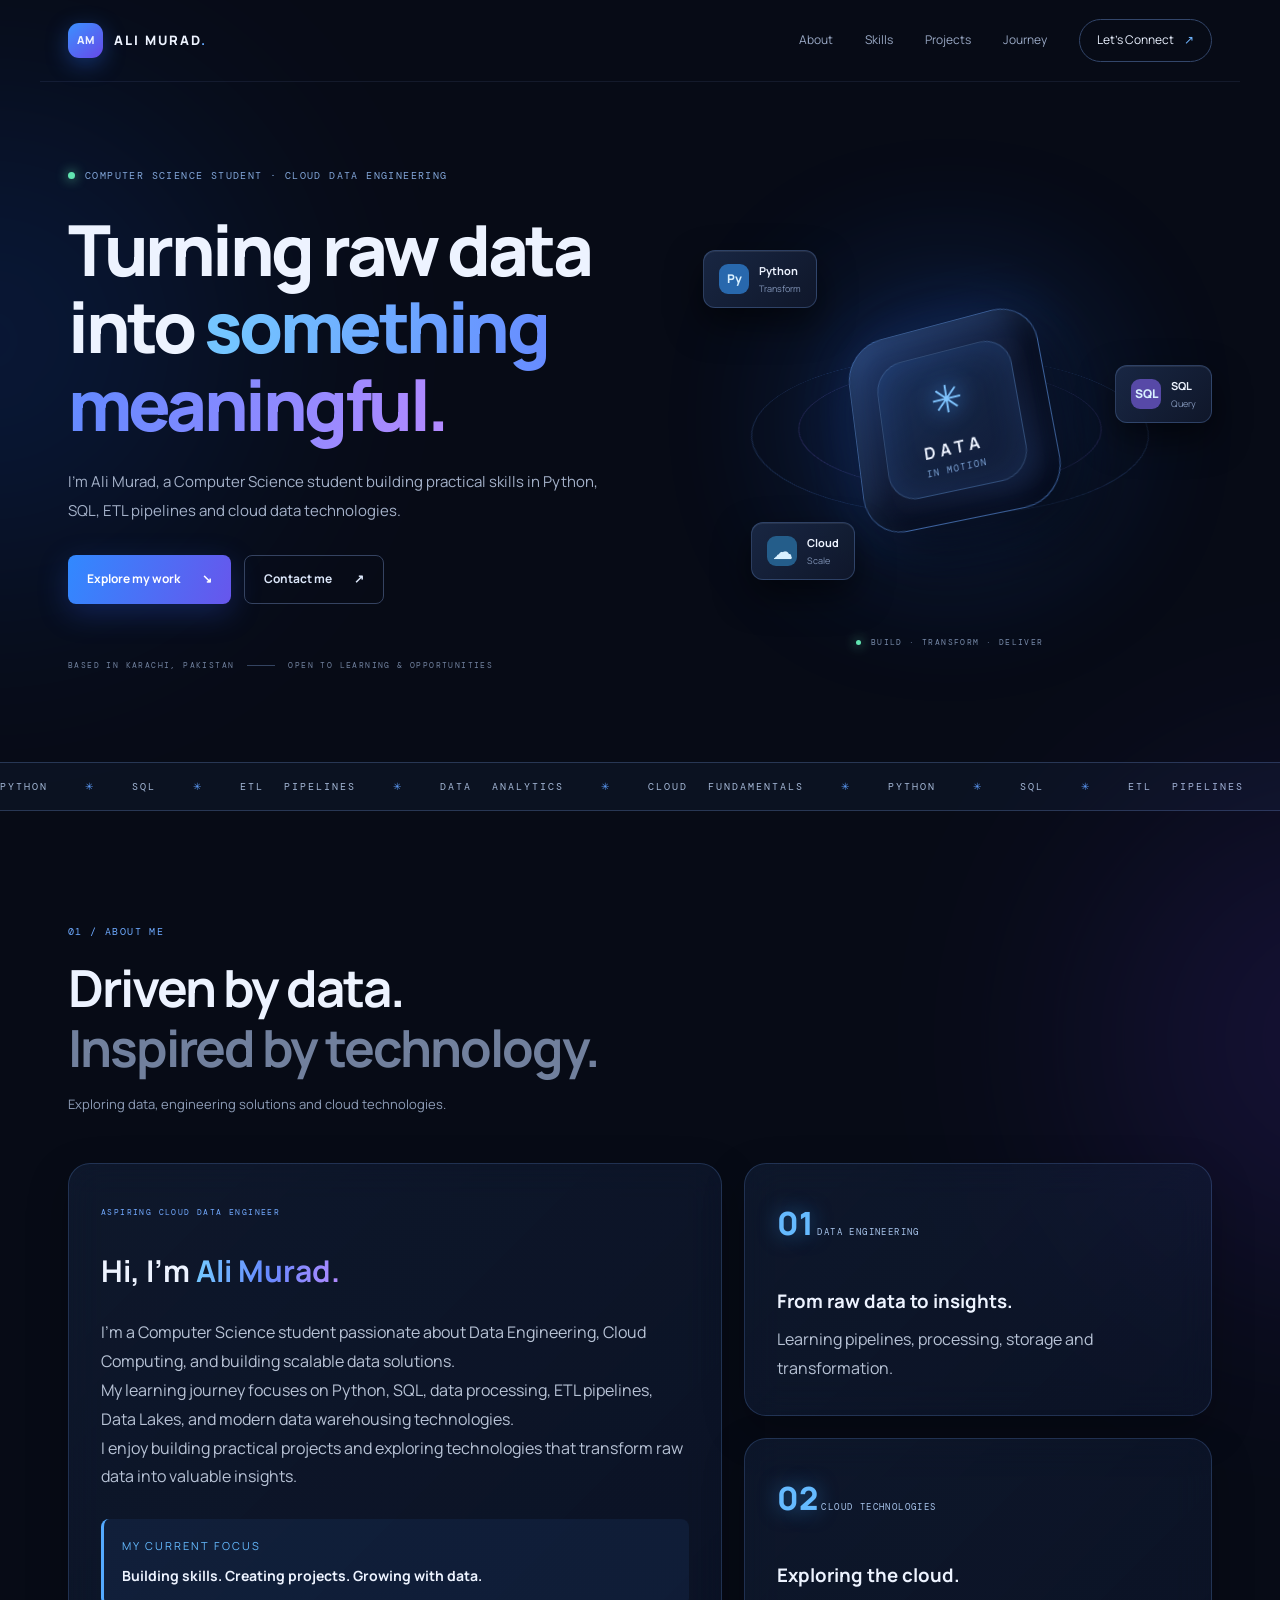
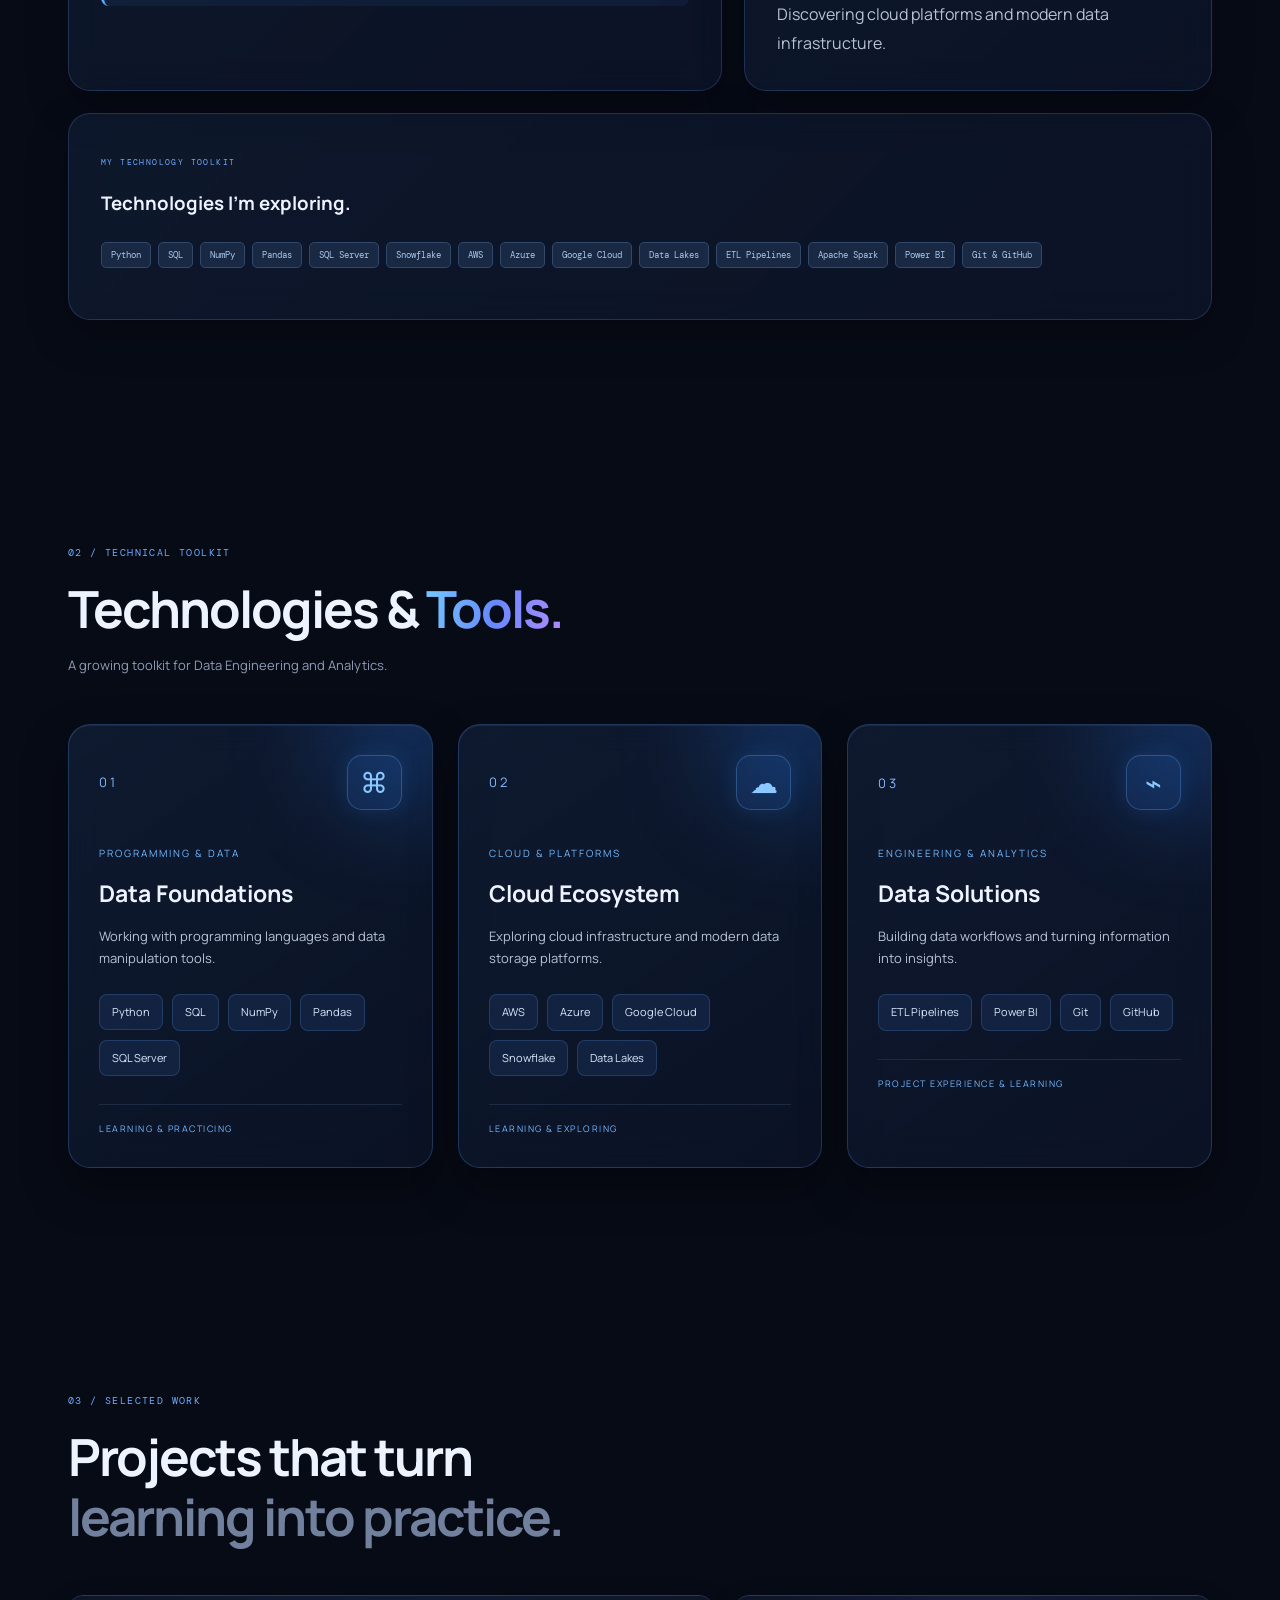
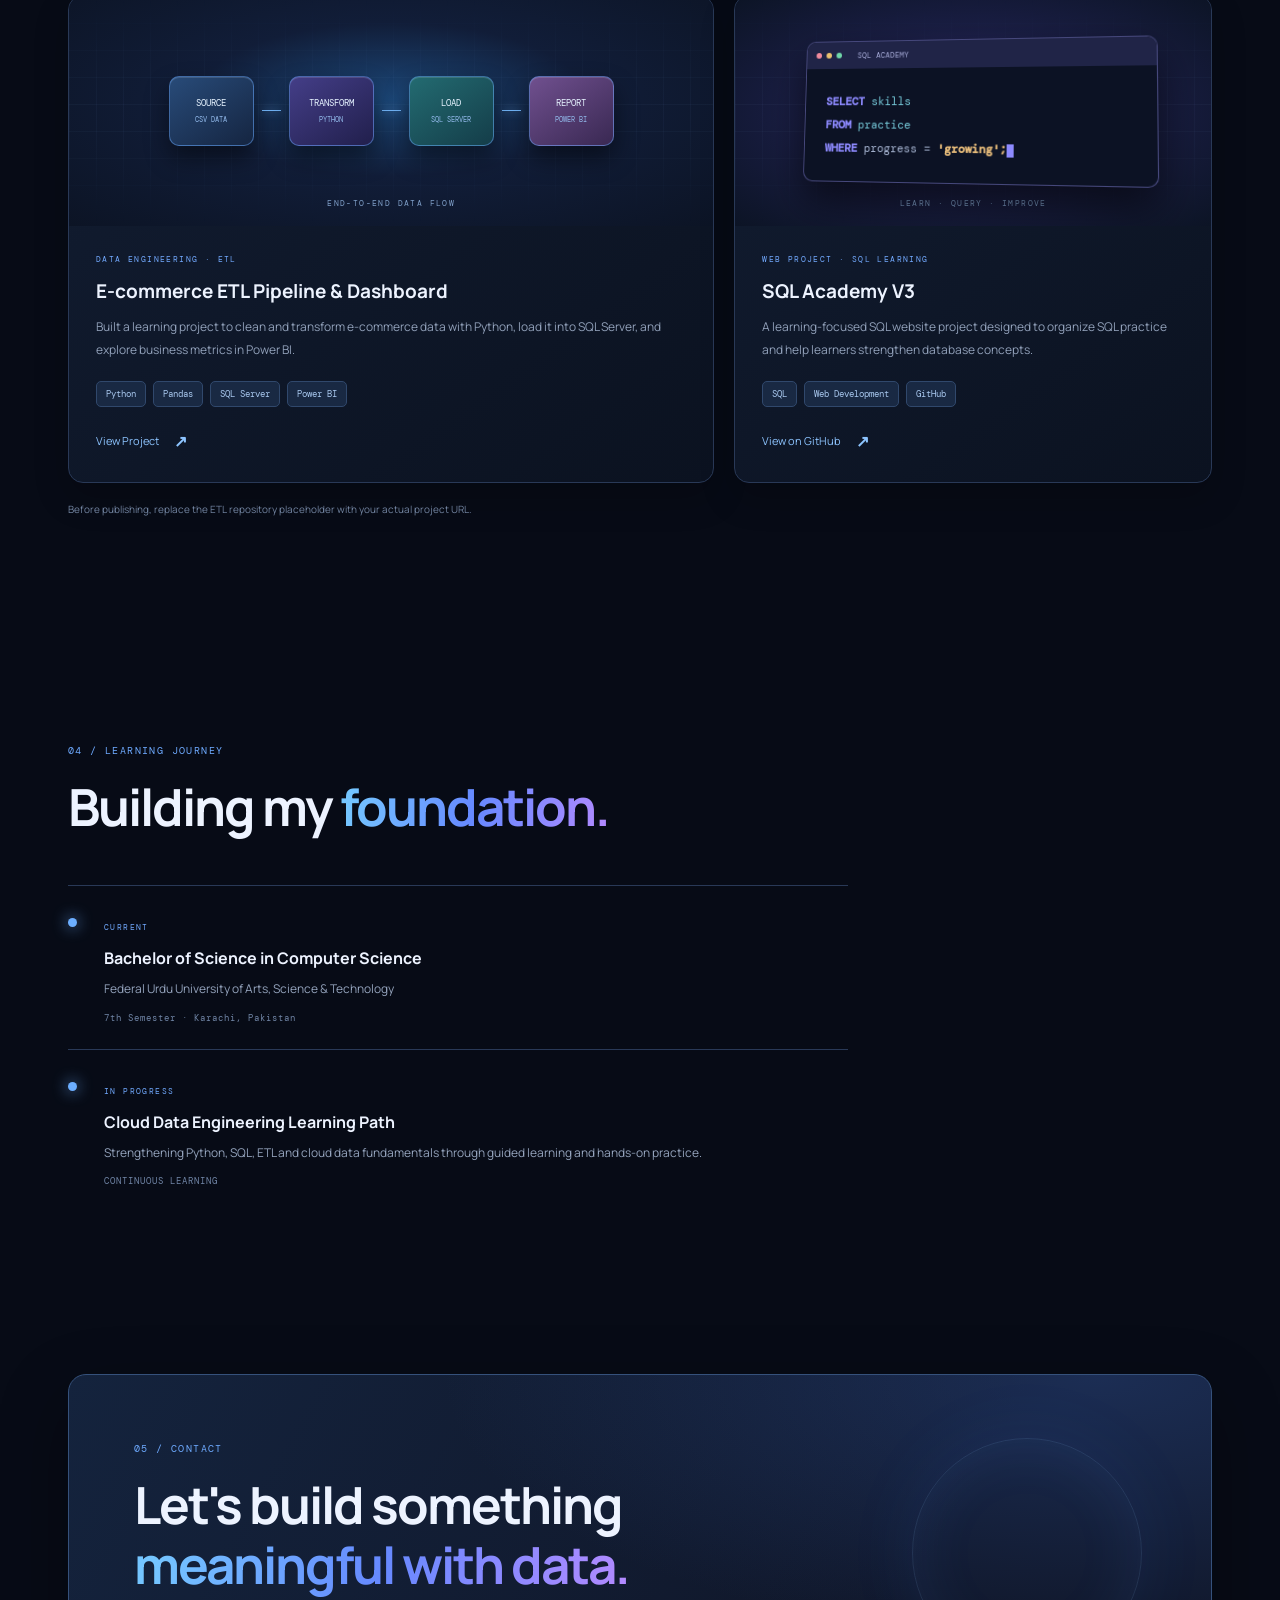
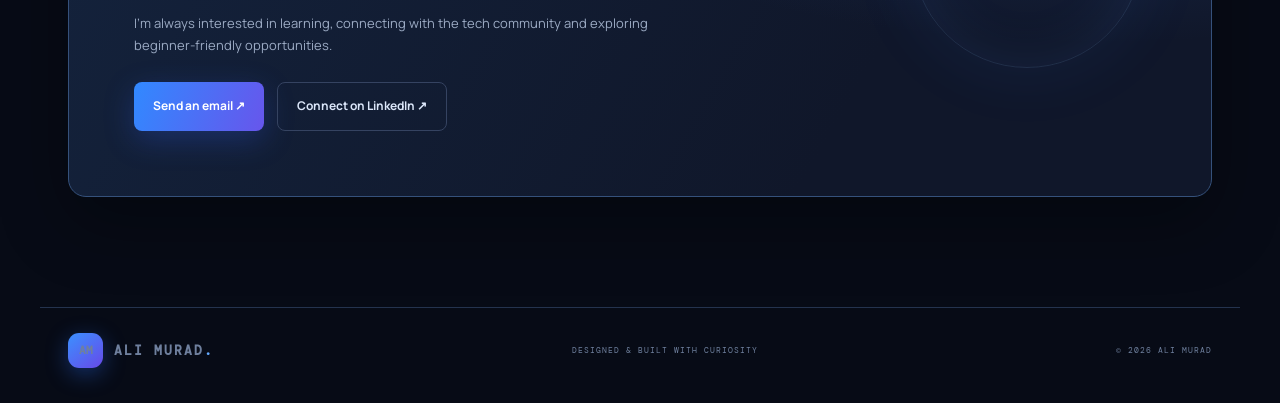
<file: index.html>
<!DOCTYPE html>
<html lang="en">
<head>
  <meta charset="UTF-8">
  <meta name="viewport" content="width=device-width, initial-scale=1.0">
  <meta name="description" content="Ali Murad — Computer Science student building skills in Cloud Data Engineering, SQL, Python and ETL.">
  <title>Ali Murad | Cloud Data Engineer Portfolio</title>
  <link rel="preconnect" href="https://fonts.googleapis.com">
  <link rel="preconnect" href="https://fonts.gstatic.com" crossorigin>
  <link href="https://fonts.googleapis.com/css2?family=DM+Mono:wght@400;500&family=Manrope:wght@400;500;600;700;800&display=swap" rel="stylesheet">
  <link rel="stylesheet" href="style.css">
</head>
<body>
  <div class="ambient ambient-one"></div><div class="ambient ambient-two"></div>
  <header class="topbar">
    <a class="brand" href="#home"><span class="brand-mark">AM</span><span>ALI MURAD<span class="brand-dot">.</span></span></a>
    <button class="menu-toggle" aria-label="Toggle navigation">☰</button>
    <nav class="nav">
      <a href="#about">About</a><a href="#skills">Skills</a><a href="#projects">Projects</a><a href="#journey">Journey</a>
      <a class="nav-cta" href="#contact">Let's Connect <span>↗</span></a>
    </nav>
  </header>

  <main>
    <section class="hero section" id="home">
      <div class="hero-copy reveal">
        <div class="eyebrow"><span class="status-dot"></span> COMPUTER SCIENCE STUDENT · CLOUD DATA ENGINEERING</div>
        <h1>Turning raw data into <span class="gradient-text">something meaningful.</span></h1>
        <p class="hero-lead">I'm Ali Murad, a Computer Science student building practical skills in Python, SQL, ETL pipelines and cloud data technologies.</p>
        <div class="hero-actions">
          <a class="button button-primary" href="#projects">Explore my work <span>↘</span></a>
          <a class="button button-ghost"
href="https://mail.google.com/mail/?view=cm&fs=1&to=murads2468@gmail.com"
target="_blank" rel="noopener noreferrer">
Contact me <span>↗</span>
</a>
        </div>
        <div class="hero-meta"><span>BASED IN KARACHI, PAKISTAN</span><span class="meta-line"></span><span>OPEN TO LEARNING & OPPORTUNITIES</span></div>
      </div>
      <div class="hero-visual reveal" aria-label="Decorative 3D data cloud illustration">
        <div class="orbit orbit-a"></div><div class="orbit orbit-b"></div>
        <div class="core-glow"></div>
        <div class="data-core"><div class="core-inner"><span class="core-symbol">✳</span><strong>DATA</strong><small>IN MOTION</small></div></div>
        <div class="float-card card-python"><span class="mini-icon">Py</span><span><b>Python</b><small>Transform</small></span></div>
        <div class="float-card card-sql"><span class="mini-icon sql-icon">SQL</span><span><b>SQL</b><small>Query</small></span></div>
        <div class="float-card card-cloud"><span class="mini-icon cloud-icon">☁</span><span><b>Cloud</b><small>Scale</small></span></div>
        <div class="visual-caption"><span class="caption-pulse"></span> BUILD · TRANSFORM · DELIVER</div>
      </div>
    </section>

    <section class="ticker" aria-label="Areas of focus"><div>PYTHON <i>✳</i> SQL <i>✳</i> ETL PIPELINES <i>✳</i> DATA ANALYTICS <i>✳</i> CLOUD FUNDAMENTALS <i>✳</i> PYTHON <i>✳</i> SQL <i>✳</i> ETL PIPELINES <i>✳</i></div></section>

    

<section class="section about-section" id="about">

  <div class="section-heading reveal">
    <span class="section-kicker">01 / ABOUT ME</span>
    <h2>Driven by data.<br>
      <span class="muted-heading">Inspired by technology.</span>
    </h2>
    <p class="section-intro">
      Exploring data, engineering solutions and cloud technologies.
    </p>
  </div>

  <div class="about-glass-layout">

    <div class="about-glass-card about-main-card reveal">
      <span class="project-type">ASPIRING CLOUD DATA ENGINEER</span>

      <h3>Hi, I'm <span class="gradient-text">Ali Murad.</span></h3>

      <p>
        I'm a Computer Science student passionate about
        Data Engineering, Cloud Computing, and building
        scalable data solutions.
      </p>

      <p>
        My learning journey focuses on Python, SQL,
        data processing, ETL pipelines, Data Lakes,
        and modern data warehousing technologies.
      </p>

      <p>
        I enjoy building practical projects and exploring
        technologies that transform raw data into valuable insights.
      </p>

      <div class="about-focus">
        <span>MY CURRENT FOCUS</span>
        <strong>Building skills. Creating projects. Growing with data.</strong>
      </div>
    </div>

    <div class="about-side-cards">

      <div class="about-glass-card about-mini-card reveal">
        <span class="glass-icon">01</span>
        <span class="stat-label">DATA ENGINEERING</span>
        <h3>From raw data to insights.</h3>
        <p>Learning pipelines, processing, storage and transformation.</p>
      </div>

      <div class="about-glass-card about-mini-card reveal">
        <span class="glass-icon">02</span>
        <span class="stat-label">CLOUD TECHNOLOGIES</span>
        <h3>Exploring the cloud.</h3>
        <p>Discovering cloud platforms and modern data infrastructure.</p>
      </div>

    </div>

    <div class="about-glass-card about-tech-card reveal">
      <span class="project-type">MY TECHNOLOGY TOOLKIT</span>
      <h3>Technologies I'm exploring.</h3>

      <div class="tag-list">
        <span>Python</span>
        <span>SQL</span>
        <span>NumPy</span>
        <span>Pandas</span>
        <span>SQL Server</span>
        <span>Snowflake</span>
        <span>AWS</span>
        <span>Azure</span>
        <span>Google Cloud</span>
        <span>Data Lakes</span>
        <span>ETL Pipelines</span>
        <span>Apache Spark</span>
        <span>Power BI</span>
        <span>Git & GitHub</span>
      </div>
    </div>

  </div>
</section>




<section class="section" id="skills">

  <div class="section-heading reveal">
    <span class="section-kicker">02 / TECHNICAL TOOLKIT</span>
    <h2>Technologies & <span class="gradient-text">Tools.</span></h2>
    <p class="section-intro">
      A growing toolkit for Data Engineering and Analytics.
    </p>
  </div>

  <div class="toolkit-3d-grid">

    <!-- CARD 1 -->
    <article class="toolkit-3d-card reveal">
      <div class="toolkit-card-top">
        <span class="toolkit-number">01</span>
        <span class="toolkit-symbol">⌘</span>
      </div>

      <span class="toolkit-category">PROGRAMMING & DATA</span>
      <h3>Data Foundations</h3>
      <p>Working with programming languages and data manipulation tools.</p>

      <div class="toolkit-tags">
        <span>Python</span>
        <span>SQL</span>
        <span>NumPy</span>
        <span>Pandas</span>
        <span>SQL Server</span>
      </div>

      <div class="toolkit-footer">LEARNING & PRACTICING</div>
    </article>

    <!-- CARD 2 -->
    <article class="toolkit-3d-card reveal">
      <div class="toolkit-card-top">
        <span class="toolkit-number">02</span>
        <span class="toolkit-symbol">☁</span>
      </div>

      <span class="toolkit-category">CLOUD & PLATFORMS</span>
      <h3>Cloud Ecosystem</h3>
      <p>Exploring cloud infrastructure and modern data storage platforms.</p>

      <div class="toolkit-tags">
        <span>AWS</span>
        <span>Azure</span>
        <span>Google Cloud</span>
        <span>Snowflake</span>
        <span>Data Lakes</span>
      </div>

      <div class="toolkit-footer">LEARNING & EXPLORING</div>
    </article>

    <!-- CARD 3 -->
    <article class="toolkit-3d-card reveal">
      <div class="toolkit-card-top">
        <span class="toolkit-number">03</span>
        <span class="toolkit-symbol">⌁</span>
      </div>

      <span class="toolkit-category">ENGINEERING & ANALYTICS</span>
      <h3>Data Solutions</h3>
      <p>Building data workflows and turning information into insights.</p>

      <div class="toolkit-tags">
        <span>ETL Pipelines</span>
        <span>Power BI</span>
        <span>Git</span>
        <span>GitHub</span>
      </div>

      <div class="toolkit-footer">PROJECT EXPERIENCE & LEARNING</div>
    </article>

  </div>
</section>



    <section class="section projects-section" id="projects">
      <div class="section-heading reveal"><span class="section-kicker">03 / SELECTED WORK</span><h2>Projects that turn<br><span class="muted-heading">learning into practice.</span></h2></div>
      <div class="projects-grid">
        <article class="project-card project-feature reveal">
          <div class="project-art etl-art"><div class="pipeline-node node-source">SOURCE<span>CSV DATA</span></div><div class="pipeline-line"></div><div class="pipeline-node node-transform">TRANSFORM<span>PYTHON</span></div><div class="pipeline-line"></div><div class="pipeline-node node-load">LOAD<span>SQL SERVER</span></div><div class="pipeline-line"></div><div class="pipeline-node node-report">REPORT<span>POWER BI</span></div><div class="art-label">END-TO-END DATA FLOW</div></div>
          <div class="project-content"><div class="project-type">DATA ENGINEERING · ETL</div><h3>E-commerce ETL Pipeline & Dashboard</h3><p>Built a learning project to clean and transform e-commerce data with Python, load it into SQL Server, and explore business metrics in Power BI.</p><div class="tag-list"><span>Python</span><span>Pandas</span><span>SQL Server</span><span>Power BI</span></div><a class="project-link" href="projects/etl-project.html">View Project <b>↗</b></a></div>
        </article>
        <article class="project-card reveal">
          <div class="project-art academy-art"><div class="academy-window"><div class="window-top"><i></i><i></i><i></i><span>SQL ACADEMY</span></div><div class="code-lines"><b>SELECT</b> <em>skills</em><br><b>FROM</b> <em>practice</em><br><b>WHERE</b> progress = <strong>'growing';</strong><div class="code-cursor"></div></div></div><div class="art-label">LEARN · QUERY · IMPROVE</div></div>
          <div class="project-content"><div class="project-type">WEB PROJECT · SQL LEARNING</div><h3>SQL Academy V3</h3><p>A learning-focused SQL website project designed to organize SQL practice and help learners strengthen database concepts.</p><div class="tag-list"><span>SQL</span><span>Web Development</span><span>GitHub</span></div><a class="project-link" href="https://github.com/murads2468/SQL-ACADEMY-V3" target="_blank" rel="noopener noreferrer">View on GitHub <b>↗</b></a></div>
        </article>
      </div>
      <p class="edit-note">Before publishing, replace the ETL repository placeholder with your actual project URL.</p>
    </section>

    <section class="section journey-section" id="journey">
      <div class="section-heading reveal"><span class="section-kicker">04 / LEARNING JOURNEY</span><h2>Building my <span class="gradient-text">foundation.</span></h2></div>
      <div class="journey-card reveal">
        <div class="journey-marker"><span></span></div><div><span class="journey-date">CURRENT</span><h3>Bachelor of Science in Computer Science</h3><p>Federal Urdu University of Arts, Science & Technology</p><span class="journey-detail">7th Semester · Karachi, Pakistan</span></div>
      </div>
      <div class="journey-card reveal">
        <div class="journey-marker"><span></span></div><div><span class="journey-date">IN PROGRESS</span><h3>Cloud Data Engineering Learning Path</h3><p>Strengthening Python, SQL, ETL and cloud data fundamentals through guided learning and hands-on practice.</p><span class="journey-detail">CONTINUOUS LEARNING</span></div>
      </div>
    </section>

    <section class="contact-section section" id="contact">
      <div class="contact-panel reveal"><div class="contact-orb"></div><span class="section-kicker">05 / CONTACT</span><h2>Let's build something<br><span class="gradient-text">meaningful with data.</span></h2><p>I'm always interested in learning, connecting with the tech community and exploring beginner-friendly opportunities.</p><div class="contact-actions"><a class="button button-primary"
href="https://mail.google.com/mail/?view=cm&fs=1&to=murads2468@gmail.com"
target="_blank" rel="noopener noreferrer">
Send an email ↗
</a></a><a class="button button-ghost" href="https://www.linkedin.com/in/alimuradghumro/" target="_blank" rel="noopener noreferrer">Connect on LinkedIn ↗</a></div></div>
    </section>
  </main>
  <footer><a class="brand" href="#home"><span class="brand-mark">AM</span><span>ALI MURAD<span class="brand-dot">.</span></span></a><span>DESIGNED & BUILT WITH CURIOSITY</span><span>© <span id="year"></span> ALI MURAD</span></footer>
  <script src="script.js"></script>
</body>
</html>
</file>
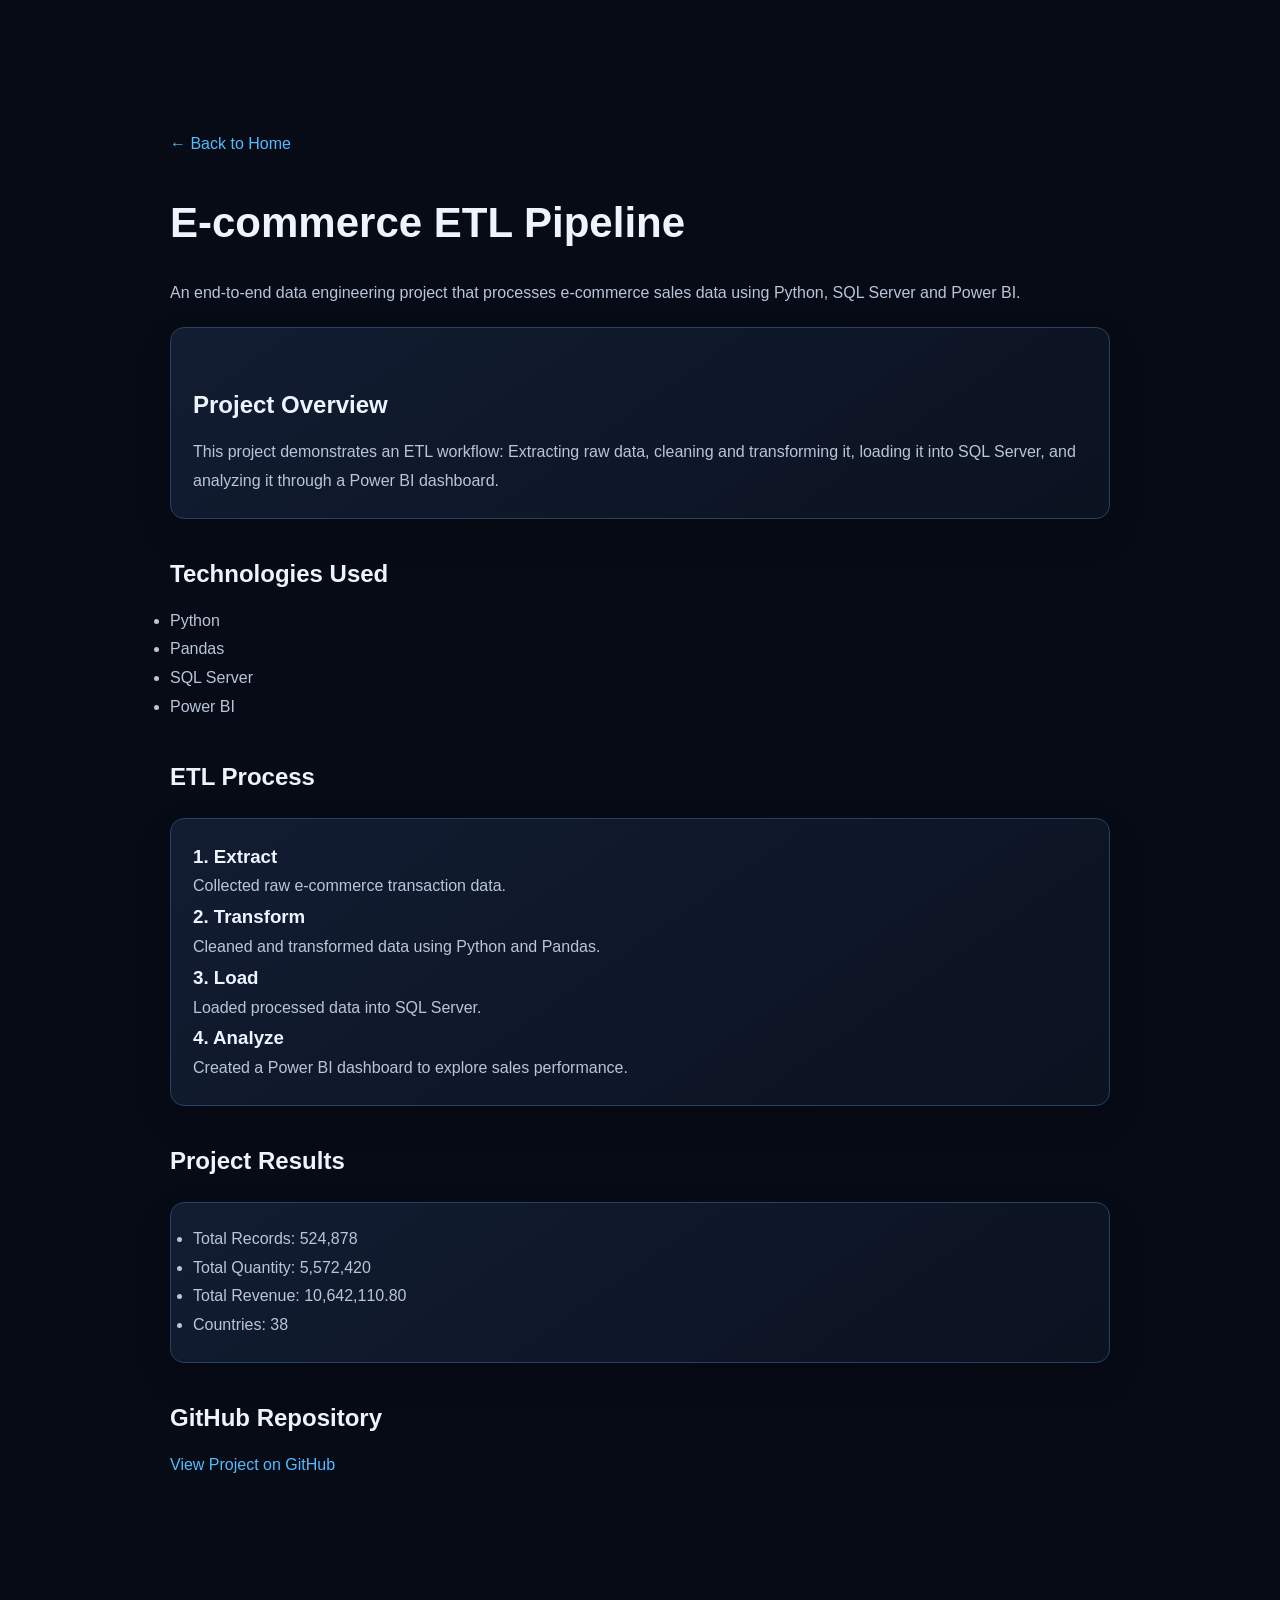
<file: projects/etl-project.html>
<!DOCTYPE html>
<html lang="en">
<head>
    <meta charset="UTF-8">
    <meta name="viewport" content="width=device-width, initial-scale=1.0">
    <title>E-commerce ETL Pipeline | Ali Murad</title>
    <link rel="stylesheet" href="../style.css">
    <style>
        .project-detail {
            max-width: 1000px;
            margin: 100px auto;
            padding: 30px;
        }
        .project-detail h1 {
            font-size: 42px;
            margin-bottom: 20px;
        }
        .project-detail h2 {
            margin-top: 35px;
            margin-bottom: 12px;
        }
        .project-detail p, .project-detail li {
            line-height: 1.8;
            color: #b9c5d8;
        }
        .project-detail a {
            color: #55baff;
        }
        .project-card {
            padding: 22px;
            border: 1px solid #28415f;
            border-radius: 14px;
            margin-top: 20px;
        }
        .back-link {
            display: inline-block;
            margin-bottom: 30px;
        }
    </style>
</head>
<body>

<main class="project-detail">

    <a class="back-link" href="../index.html">← Back to Home</a>

    <h1>E-commerce ETL Pipeline</h1>

    <p>
        An end-to-end data engineering project that processes
        e-commerce sales data using Python, SQL Server and Power BI.
    </p>

    <div class="project-card">
        <h2>Project Overview</h2>
        <p>
            This project demonstrates an ETL workflow:
            Extracting raw data, cleaning and transforming it,
            loading it into SQL Server, and analyzing it through
            a Power BI dashboard.
        </p>
    </div>

    <h2>Technologies Used</h2>
    <ul>
        <li>Python</li>
        <li>Pandas</li>
        <li>SQL Server</li>
        <li>Power BI</li>
    </ul>

    <h2>ETL Process</h2>
    <div class="project-card">
        <h3>1. Extract</h3>
        <p>Collected raw e-commerce transaction data.</p>

        <h3>2. Transform</h3>
        <p>Cleaned and transformed data using Python and Pandas.</p>

        <h3>3. Load</h3>
        <p>Loaded processed data into SQL Server.</p>

        <h3>4. Analyze</h3>
        <p>Created a Power BI dashboard to explore sales performance.</p>
    </div>

    <h2>Project Results</h2>
    <div class="project-card">
        <ul>
            <li>Total Records: 524,878</li>
            <li>Total Quantity: 5,572,420</li>
            <li>Total Revenue: 10,642,110.80</li>
            <li>Countries: 38</li>
        </ul>
    </div>

    <h2>GitHub Repository</h2>
    <p>
        <a href="#" target="_blank">View Project on GitHub</a>
    </p>

</main>

</body>
</html>
</file>
<file: style.css>
*{box-sizing:border-box;margin:0;padding:0}html{scroll-behavior:smooth;scroll-padding-top:90px}body{font-family:'Manrope',sans-serif;background:#070b16;color:#edf3ff;line-height:1.7;overflow-x:hidden}a{color:inherit;text-decoration:none}.ambient{position:absolute;width:480px;height:480px;border-radius:50%;filter:blur(130px);opacity:.15;pointer-events:none}.ambient-one{background:#1768ff;top:100px;left:-250px}.ambient-two{background:#6b38ed;top:800px;right:-300px}.topbar{height:82px;max-width:1200px;margin:auto;padding:0 28px;display:flex;align-items:center;justify-content:space-between;position:relative;z-index:10;border-bottom:1px solid rgba(155,180,255,.09)}.brand{display:flex;align-items:center;gap:11px;font-size:13px;font-weight:800;letter-spacing:2px}.brand-mark{width:35px;height:35px;border-radius:11px;display:grid;place-items:center;background:linear-gradient(140deg,#3b91ff,#6749e8);box-shadow:0 6px 22px #2869e866;font-size:11px;letter-spacing:0}.brand-dot{color:#64aaff}.nav{display:flex;align-items:center;gap:32px;font-size:12px;color:#9aa9c5}.nav a:hover{color:#fff}.nav-cta{border:1px solid #33466a;border-radius:30px;padding:10px 17px;color:#eaf1ff!important}.nav-cta span{color:#70b5ff;margin-left:8px}.menu-toggle{display:none;background:none;border:0;color:white;font-size:24px}.section{max-width:1200px;margin:auto;padding:112px 28px}.hero{min-height:680px;display:grid;grid-template-columns:1.05fr .95fr;align-items:center;gap:40px;padding-top:85px;padding-bottom:90px}.eyebrow,.section-kicker,.project-type,.journey-date,.hero-meta,.visual-caption,.art-label{font-family:'DM Mono',monospace;letter-spacing:1.4px;font-size:10px;color:#82a6d9}.eyebrow{display:flex;align-items:center;gap:10px;margin-bottom:27px}.status-dot,.caption-pulse{width:7px;height:7px;border-radius:50%;background:#61e5b1;box-shadow:0 0 12px #61e5b1}.hero h1{font-size:clamp(43px,5.5vw,72px);line-height:1.1;letter-spacing:-3.5px;font-weight:800;max-width:650px}.gradient-text{background:linear-gradient(100deg,#74c5ff 5%,#6689ff 50%,#b48aff 100%);-webkit-background-clip:text;background-clip:text;color:transparent}.hero-lead{font-size:15px;color:#a4b1c9;max-width:535px;margin:25px 0 30px;line-height:1.9}.hero-actions,.contact-actions{display:flex;gap:13px;flex-wrap:wrap}.button{display:inline-flex;align-items:center;gap:22px;padding:13px 19px;border-radius:8px;font-size:12px;font-weight:700;transition:.25s}.button:hover{transform:translateY(-3px)}.button-primary{background:linear-gradient(110deg,#3189ff,#6756ec);box-shadow:0 9px 30px #315ff044;color:white}.button-ghost{border:1px solid #354361;color:#dce7fa}.hero-meta{display:flex;align-items:center;gap:13px;margin-top:55px;font-size:8px;color:#71829f}.meta-line{width:28px;height:1px;background:#344461}.hero-visual{height:490px;position:relative;display:grid;place-items:center;perspective:900px}.core-glow{position:absolute;width:240px;height:240px;border-radius:50%;background:#236dff;filter:blur(90px);opacity:.32}.data-core{width:205px;height:205px;border-radius:42px;transform:rotateX(13deg) rotateY(-18deg) rotateZ(-9deg);background:linear-gradient(145deg,#233d70,#111b35 55%,#182a50);border:1px solid #6caaff66;box-shadow:inset 8px 8px 25px #7bbaff20,inset -12px -15px 30px #030817,22px 28px 60px #0009,0 0 65px #347dff33;display:grid;place-items:center;z-index:2;animation:float 6s ease-in-out infinite}.core-inner{width:145px;height:145px;border-radius:30px;border:1px solid #80b8ff44;background:linear-gradient(145deg,#1d3764aa,#101a32dd);display:flex;flex-direction:column;align-items:center;justify-content:center;box-shadow:inset 0 0 35px #4a91ff22}.core-symbol{font-size:40px;color:#80c5ff;text-shadow:0 0 25px #4a9fff}.core-inner strong{font-size:17px;letter-spacing:5px;margin-top:4px}.core-inner small{font:9px 'DM Mono';letter-spacing:2px;color:#7fa6d9}.orbit{position:absolute;border:1px solid #609cff35;border-radius:50%;transform:rotateX(67deg) rotateZ(-25deg)}.orbit-a{width:390px;height:390px}.orbit-b{width:300px;height:300px;transform:rotateX(67deg) rotateZ(40deg);border-color:#9a7aff35}.float-card{position:absolute;z-index:3;display:flex;align-items:center;gap:10px;padding:11px 15px;border:1px solid #6488c455;border-radius:12px;background:linear-gradient(135deg,#1a2946eF,#10182beF);box-shadow:0 15px 35px #0008, inset 0 1px #ffffff12;backdrop-filter:blur(12px);animation:float 5s ease-in-out infinite}.float-card b{display:block;font-size:11px}.float-card small{display:block;color:#8194b7;font-size:9px}.mini-icon{width:30px;height:30px;border-radius:9px;background:#2868ad;color:#d8f0ff;display:grid;place-items:center;font-size:12px;font-weight:800}.sql-icon{background:#5749a7}.cloud-icon{background:#245d8a;font-size:19px}.card-python{top:75px;left:3%}.card-sql{right:0;top:190px;animation-delay:-2s}.card-cloud{bottom:85px;left:12%;animation-delay:-3s}.visual-caption{position:absolute;bottom:15px;display:flex;gap:10px;align-items:center;font-size:8px;color:#778baa}.caption-pulse{width:5px;height:5px}.ticker{overflow:hidden;border-top:1px solid #283754;border-bottom:1px solid #283754;background:#0b1221;padding:17px 0;white-space:nowrap;color:#a4b7d6;font:10px 'DM Mono';letter-spacing:2px}.ticker div{word-spacing:12px;text-align:center}.ticker i{color:#5f9fff;font-style:normal;margin:0 17px}.section-heading{margin-bottom:48px}.section-kicker{display:block;margin-bottom:18px;color:#6eaaff}.section-heading h2,.contact-panel h2{font-size:clamp(34px,4vw,52px);line-height:1.17;letter-spacing:-2px}.muted-heading{color:#71809d}.section-intro{color:#8e9db7;font-size:13px;margin-top:15px}.about-grid{display:grid;grid-template-columns:1.5fr 1fr 1fr;gap:22px}.about-text{color:#9eacc5;font-size:14px;line-height:2}.about-text p+p{margin-top:16px}.about-stat{padding:26px;border:1px solid #273957;border-radius:14px;background:linear-gradient(145deg,#111c31,#0b1220);box-shadow:0 18px 35px #0003}.stat-number{display:block;font-size:38px;font-weight:800;color:#79baff;letter-spacing:-2px}.stat-label{font:9px 'DM Mono';letter-spacing:1.4px;color:#a9c6ed}.about-stat p{font-size:12px;color:#8191ad;margin-top:14px}.skills-grid{display:grid;grid-template-columns:repeat(3,1fr);gap:15px}.skill-card{padding:25px;border:1px solid #263653;border-radius:13px;background:linear-gradient(145deg,#111b2e,#0b1220);transition:.3s;box-shadow:0 10px 25px #0002}.skill-card:hover,.project-card:hover{transform:translateY(-7px);border-color:#5b8fe0;box-shadow:0 20px 45px #0005,0 0 25px #3178e51a}.skill-icon{width:43px;height:43px;border-radius:12px;display:grid;place-items:center;background:linear-gradient(140deg,#244c7e,#29295e);border:1px solid #6aa8ff44;color:#b9dcff;font:12px 'DM Mono';margin-bottom:20px}.skill-card h3{font-size:15px}.skill-card p{font-size:11px;color:#8797b2;margin:8px 0 18px;min-height:38px}.skill-level{font:8px 'DM Mono';letter-spacing:1px;color:#6eaaff}.projects-grid{display:grid;grid-template-columns:1.15fr .85fr;gap:20px}.project-card{border:1px solid #293957;border-radius:15px;overflow:hidden;background:linear-gradient(145deg,#121d32,#0b1220);transition:.3s;box-shadow:0 15px 35px #0003}.project-art{height:230px;position:relative;display:flex;align-items:center;justify-content:center;gap:8px;overflow:hidden;background:radial-gradient(ellipse at 50% 45%,#1c4778 0,#111d38 43%,#0c1425 100%)}.project-art:before{content:"";position:absolute;inset:0;background-image:linear-gradient(#8cbcff0b 1px,transparent 1px),linear-gradient(90deg,#8cbcff0b 1px,transparent 1px);background-size:27px 27px;mask-image:linear-gradient(transparent,#000,transparent)}.pipeline-node{z-index:1;width:85px;height:70px;border:1px solid #69aaff77;background:linear-gradient(145deg,#284b79,#152541);border-radius:10px;display:flex;align-items:center;justify-content:center;flex-direction:column;font:9px 'DM Mono';box-shadow:0 12px 25px #0007, inset 0 1px #fff2;color:#e6f3ff}.pipeline-node span{font-size:7px;color:#91b8e9;margin-top:6px}.node-transform{background:linear-gradient(145deg,#443e88,#211f4c)}.node-load{background:linear-gradient(145deg,#236b71,#143d49)}.node-report{background:linear-gradient(145deg,#70508f,#392852)}.pipeline-line{width:19px;height:1px;background:#75baff;box-shadow:0 0 8px #75baff}.art-label{position:absolute;bottom:15px;font-size:8px;color:#7f9fc8}.project-content{padding:27px}.project-type{font-size:8px;color:#73aaff}.project-content h3{font-size:19px;margin:9px 0}.project-content p{font-size:12px;line-height:1.9;color:#91a0b9}.tag-list{display:flex;flex-wrap:wrap;gap:7px;margin:19px 0}.tag-list span{font:9px 'DM Mono';padding:6px 9px;border-radius:5px;color:#a9c8ef;background:#192943;border:1px solid #30486c}.project-link{font-size:11px;color:#8dc4ff;display:inline-flex;gap:15px;align-items:center}.project-link b{font-size:16px}.academy-art{background:radial-gradient(ellipse at center,#392f79 0,#191d43 50%,#0c1425 100%)}.academy-window{z-index:1;width:75%;border:1px solid #9d9aff66;border-radius:10px;background:#0c1224;box-shadow:0 20px 40px #0009;transform:perspective(600px) rotateY(-9deg) rotateX(4deg);overflow:hidden}.window-top{height:28px;background:#202447;display:flex;align-items:center;gap:5px;padding:0 10px}.window-top i{width:6px;height:6px;border-radius:50%;background:#f08a9d}.window-top i:nth-child(2){background:#e9c16f}.window-top i:nth-child(3){background:#70d7a9}.window-top span{font:8px 'DM Mono';color:#a7acd9;margin-left:12px}.code-lines{padding:22px;font:12px/2 'DM Mono';color:#a8b6d3}.code-lines b{color:#8e8aff}.code-lines em{font-style:normal;color:#75c8d8}.code-lines strong{color:#e9bd7b}.code-cursor{display:inline-block;width:7px;height:13px;background:#8e8aff;vertical-align:middle;animation:blink 1s steps(2) infinite}.edit-note{font-size:10px;color:#788ba9;margin-top:18px}.journey-card{display:flex;gap:22px;padding:25px 0;border-top:1px solid #293957;max-width:780px}.journey-marker{width:14px;flex-shrink:0;padding-top:7px}.journey-marker span{display:block;width:9px;height:9px;border-radius:50%;background:#6caeff;box-shadow:0 0 15px #6caeff}.journey-date{font-size:8px;color:#71aaff}.journey-card h3{font-size:16px;margin:7px 0}.journey-card p{font-size:12px;color:#94a3bc}.journey-detail{display:block;font:9px 'DM Mono';color:#7186a7;margin-top:12px;letter-spacing:1px}.contact-section{padding-top:50px;padding-bottom:110px}.contact-panel{position:relative;overflow:hidden;padding:65px;border:1px solid #35517b;border-radius:18px;background:radial-gradient(ellipse at 90% 0%,#2d4f9366,transparent 45%),linear-gradient(120deg,#14233d,#10172a 70%);box-shadow:0 25px 70px #0005}.contact-panel h2{margin:17px 0}.contact-panel p{max-width:550px;color:#9cabc4;font-size:13px;margin-bottom:26px}.contact-orb{position:absolute;width:230px;height:230px;right:6%;top:15%;border-radius:50%;border:1px solid #83b7ff25;box-shadow:inset 0 0 60px #5798ff18,0 0 70px #397eff17;pointer-events:none}footer{max-width:1200px;margin:auto;padding:25px 28px 35px;border-top:1px solid #24334e;display:flex;justify-content:space-between;align-items:center;color:#6f809e;font:8px 'DM Mono';letter-spacing:1px}.reveal{opacity:0;transform:translateY(22px);transition:opacity .7s ease,transform .7s ease}.reveal.visible{opacity:1;transform:translateY(0)}@keyframes float{0%,100%{translate:0 0}50%{translate:0 -12px}}@keyframes blink{50%{opacity:0}}@media(max-width:850px){.hero{grid-template-columns:1fr;padding-top:75px}.hero-visual{height:420px}.about-grid{grid-template-columns:1fr 1fr}.about-text{grid-column:1/-1}.projects-grid{grid-template-columns:1fr}.nav{gap:17px}.contact-panel{padding:45px}}@media(max-width:600px){.topbar{height:70px;padding:0 20px}.menu-toggle{display:block}.nav{display:none;position:absolute;top:69px;left:0;right:0;padding:20px;background:#0d1526;border-bottom:1px solid #293957;flex-direction:column;align-items:stretch;gap:18px}.nav.open{display:flex}.nav-cta{text-align:center}.section{padding:78px 20px}.hero{padding-top:65px;gap:15px;min-height:auto}.hero h1{font-size:45px;letter-spacing:-2px}.hero-lead{font-size:13px}.hero-meta{font-size:7px;flex-wrap:wrap;margin-top:35px}.hero-visual{height:360px;transform:scale(.88);margin:0 -20px}.orbit-a{width:330px;height:330px}.orbit-b{width:260px;height:260px}.data-core{width:170px;height:170px}.core-inner{width:120px;height:120px}.card-python{left:0;top:45px}.card-sql{right:0;top:145px}.card-cloud{left:4%;bottom:55px}.about-grid,.skills-grid{grid-template-columns:1fr}.about-text{grid-column:auto}.section-heading h2,.contact-panel h2{font-size:37px}.project-art{height:190px}.pipeline-node{width:66px;height:60px;font-size:7px}.pipeline-line{width:9px}.project-content{padding:22px}.contact-panel{padding:32px 23px}.contact-orb{right:-100px;top:0}.contact-actions{flex-direction:column;align-items:flex-start}footer{padding:22px 20px;gap:15px;flex-wrap:wrap}footer>span:nth-child(2){display:none}}@media(prefers-reduced-motion:reduce){*,*:before,*:after{scroll-behavior:auto!important;animation:none!important;transition:none!important}.reveal{opacity:1;transform:none}}

/* ABOUT 3D GLASSMORPHISM */

.about-glass-layout {
  display: grid;
  grid-template-columns: 1.4fr 1fr;
  gap: 22px;
  perspective: 1200px;
}

.about-glass-card {
  position: relative;
  padding: 32px;
  border: 1px solid rgba(120, 170, 255, 0.2);
  border-radius: 22px;
  background: linear-gradient(
    135deg,
    rgba(40, 70, 120, 0.22),
    rgba(15, 25, 50, 0.55)
  );
  backdrop-filter: blur(18px);
  -webkit-backdrop-filter: blur(18px);
  box-shadow: 0 15px 40px rgba(0, 0, 0, 0.25);
  transition: transform 0.4s ease, border-color 0.4s ease,
    box-shadow 0.4s ease;
  transform-style: preserve-3d;
}

.about-glass-card:hover {
  transform: translateY(-8px) rotateX(3deg) rotateY(-3deg);
  border-color: rgba(80, 170, 255, 0.7);
  box-shadow: 0 20px 50px rgba(0, 130, 255, 0.16);
}

.about-main-card {
  grid-row: span 1;
  animation: glassFloat 5s ease-in-out infinite;
}

.about-main-card h3 {
  font-size: 30px;
  margin: 22px 0;
}

.about-main-card p,
.about-mini-card p {
  line-height: 1.8;
  color: var(--text-secondary, #b8c3d6);
}

.about-side-cards {
  display: grid;
  gap: 22px;
}

.about-mini-card {
  animation: glassFloat 6s ease-in-out infinite;
}

.about-mini-card:nth-child(2) {
  animation-delay: 1s;
}

.glass-icon {
  display: inline-block;
  font-size: 32px;
  font-weight: 800;
  color: #65baff;
  margin-bottom: 20px;
  text-shadow: 0 0 20px rgba(60, 160, 255, 0.5);
}

.about-mini-card h3 {
  margin: 15px 0 8px;
}

.about-tech-card {
  grid-column: 1 / -1;
  animation: glassFloat 7s ease-in-out infinite;
}

.about-tech-card h3 {
  margin: 15px 0 22px;
}

.about-focus {
  margin-top: 28px;
  padding: 18px;
  border-left: 3px solid #54aaff;
  background: rgba(70, 140, 255, 0.08);
  border-radius: 8px;
}

.about-focus span,
.about-focus strong {
  display: block;
}

.about-focus span {
  color: #65baff;
  font-size: 11px;
  letter-spacing: 2px;
  margin-bottom: 8px;
}

.about-focus strong {
  font-size: 14px;
}

.about-tech-card .tag-list span {
  transition: transform 0.3s ease, box-shadow 0.3s ease;
}

.about-tech-card .tag-list span:hover {
  transform: translateY(-5px);
  box-shadow: 0 0 18px rgba(70, 160, 255, 0.3);
}

@keyframes glassFloat {
  0%, 100% {
    transform: translateY(0);
  }
  50% {
    transform: translateY(-7px);
  }
}

@media (max-width: 768px) {
  .about-glass-layout {
    grid-template-columns: 1fr;
  }

  .about-tech-card {
    grid-column: auto;
  }

  .about-main-card h3 {
    font-size: 24px;
  }
}

@media (prefers-reduced-motion: reduce) {
  .about-glass-card {
    animation: none;
    transition: none;
  }
}


/* 3D TECHNICAL TOOLKIT */

.toolkit-3d-grid {
  display: grid;
  grid-template-columns: repeat(3, minmax(0, 1fr));
  gap: 25px;
  perspective: 1400px;
}

.toolkit-3d-card {
  position: relative;
  padding: 30px;
  min-height: 370px;
  overflow: hidden;
  border-radius: 22px;
  border: 1px solid rgba(90, 160, 255, 0.25);
  background: linear-gradient(
    145deg,
    rgba(40, 75, 130, 0.24),
    rgba(12, 20, 40, 0.8)
  );
  backdrop-filter: blur(18px);
  -webkit-backdrop-filter: blur(18px);
  box-shadow:
    0 20px 45px rgba(0, 0, 0, 0.4),
    inset 0 1px 1px rgba(255, 255, 255, 0.08);
  transform-style: preserve-3d;
  transition: transform 0.45s ease,
              box-shadow 0.45s ease,
              border-color 0.45s ease;
}

.toolkit-3d-card::before {
  content: "";
  position: absolute;
  width: 190px;
  height: 190px;
  top: -90px;
  right: -75px;
  border-radius: 50%;
  background: rgba(40, 130, 255, 0.2);
  filter: blur(45px);
  pointer-events: none;
  transition: 0.4s ease;
}

.toolkit-3d-card:hover {
  transform: translateY(-12px) rotateX(4deg) rotateY(-4deg);
  border-color: rgba(80, 170, 255, 0.8);
  box-shadow:
    0 30px 65px rgba(0, 0, 0, 0.55),
    0 0 30px rgba(40, 130, 255, 0.2),
    inset 0 1px 1px rgba(255, 255, 255, 0.15);
}

.toolkit-3d-card:hover::before {
  transform: scale(1.4);
  background: rgba(40, 150, 255, 0.3);
}

.toolkit-card-top {
  display: flex;
  align-items: center;
  justify-content: space-between;
  margin-bottom: 35px;
  transform: translateZ(25px);
}

.toolkit-number {
  font-size: 13px;
  color: #83baff;
  letter-spacing: 3px;
}

.toolkit-symbol {
  display: grid;
  place-items: center;
  width: 55px;
  height: 55px;
  border-radius: 15px;
  font-size: 28px;
  color: #8ac8ff;
  background: rgba(55, 130, 255, 0.12);
  border: 1px solid rgba(100, 175, 255, 0.3);
  box-shadow: 0 0 22px rgba(50, 140, 255, 0.15);
}

.toolkit-category {
  display: block;
  color: #70baff;
  font-size: 10px;
  letter-spacing: 2px;
  margin-bottom: 12px;
  transform: translateZ(20px);
}

.toolkit-3d-card h3 {
  font-size: 23px;
  margin-bottom: 12px;
  transform: translateZ(25px);
}

.toolkit-3d-card p {
  color: var(--text-secondary, #b8c3d6);
  line-height: 1.7;
  font-size: 13px;
  margin-bottom: 25px;
  transform: translateZ(15px);
}

.toolkit-tags {
  display: flex;
  flex-wrap: wrap;
  gap: 9px;
  transform: translateZ(20px);
}

.toolkit-tags span {
  padding: 8px 12px;
  border-radius: 8px;
  font-size: 11px;
  color: #d8eaff;
  background: rgba(65, 135, 230, 0.12);
  border: 1px solid rgba(100, 170, 255, 0.2);
  transition: 0.3s ease;
}

.toolkit-tags span:hover {
  background: rgba(55, 140, 255, 0.25);
  border-color: #65baff;
  box-shadow: 0 0 15px rgba(60, 150, 255, 0.3);
  transform: translateY(-4px);
}

.toolkit-footer {
  margin-top: 28px;
  padding-top: 16px;
  border-top: 1px solid rgba(130, 170, 220, 0.15);
  color: #75baff;
  font-size: 9px;
  letter-spacing: 1.5px;
}

@media (max-width: 950px) {
  .toolkit-3d-grid {
    grid-template-columns: repeat(2, minmax(0, 1fr));
  }
}

@media (max-width: 600px) {
  .toolkit-3d-grid {
    grid-template-columns: 1fr;
  }
}
</file>
